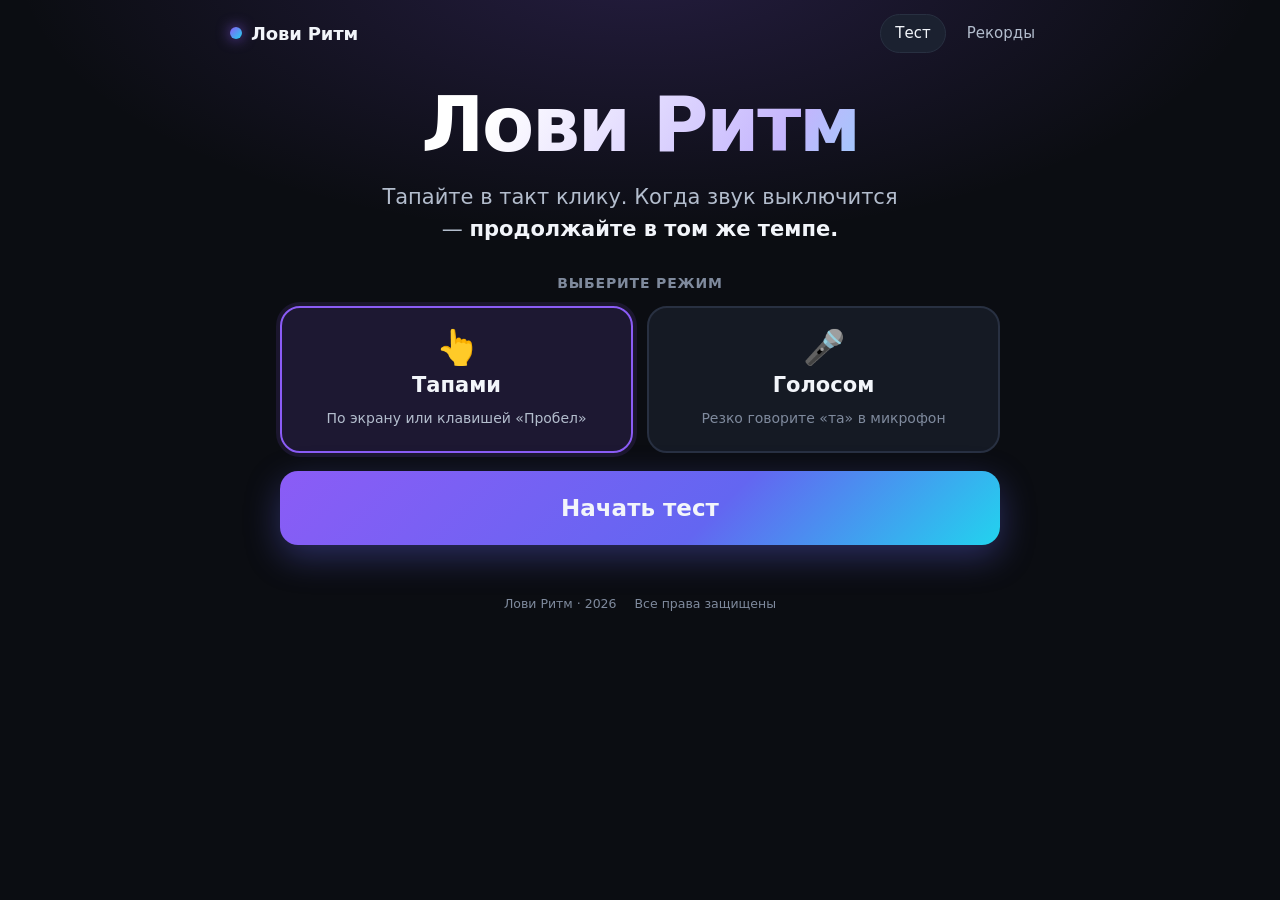
<file: index.html>
<!DOCTYPE html>
<html lang="ru">
<head>
  <meta charset="utf-8">
  <meta name="viewport" content="width=device-width, initial-scale=1, viewport-fit=cover">
  <title>Лови Ритм — проверь чувство ритма</title>
  <meta name="description" content="20 секунд: тапай или говори «та» в такт клику, а когда звук выключится — держи темп сам. Честная шкала до 1000 баллов.">
  <meta name="theme-color" content="#0b0d12">
  <meta name="apple-mobile-web-app-capable" content="yes">
  <meta name="apple-mobile-web-app-status-bar-style" content="black-translucent">
  <link rel="icon" href="/static/img/favicon.svg?v=8" type="image/svg+xml">
  <link rel="manifest" href="/manifest.json">
  <link rel="stylesheet" href="/static/css/app.css?v=5">
  
</head>
<body data-page="test">
  <header class="topbar">
    <a class="brand" href="/" aria-label="Лови Ритм">
      <span class="brand__dot" aria-hidden="true"></span>Лови Ритм
    </a>
    <nav class="topnav" aria-label="Разделы">
      <a class="nav-link is-active" href="/" aria-current="page">Тест</a>
        <a class="nav-link" href="/records.html">Рекорды</a>
    </nav>
  </header>

  <main id="main"><div class="wrap">

  <!-- ======================= СТАРТ ======================= -->
  <section id="screenStart" class="screen">
    <h1 class="hero">Лови Ритм</h1>
    <p class="lead">
      Тапайте в такт клику. Когда звук выключится —
      <b>продолжайте в том же темпе.</b>
    </p>

    <p class="step">Выберите режим</p>
    <div class="modes" role="group" aria-label="Способ ввода">
      <button type="button" id="modeTap" class="mode is-on" aria-pressed="true">
        <span class="mode__emoji" aria-hidden="true">👆</span>
        <span class="mode__name">Тапами</span>
        <span class="mode__desc">По экрану или клавишей «Пробел»</span>
      </button>
      <button type="button" id="modeVoice" class="mode" aria-pressed="false">
        <span class="mode__emoji" aria-hidden="true">🎤</span>
        <span class="mode__name">Голосом</span>
        <span class="mode__desc">Резко говорите «та» в микрофон</span>
      </button>
    </div>

    <button type="button" id="btnStart" class="btn btn--big">Начать тест</button>
    <p id="micStatus" class="notice" hidden></p>
  </section>

  <!-- ====================== РЕЗУЛЬТАТ ===================== -->
  <section id="screenResults" class="screen" hidden>
    <p class="pill">Тест пройден</p>

    <div class="score">
      <span id="finalScore" class="score__num">0</span>
      <span class="score__max">из 1000</span>
    </div>
    <h2 id="finalRank" class="rank"></h2>
    <p id="finalNote" class="lead lead--small"></p>

    <div class="stats">
      <div class="stat"><b id="statAbs">—</b><span>средняя ошибка</span></div>
      <div class="stat"><b id="statSpread">—</b><span>разброс</span></div>
      <div class="stat"><b id="statBias">—</b><span>спешите / тянете</span></div>
      <div class="stat"><b id="statTaps">—</b><span>зачётных ударов</span></div>
    </div>

    <form id="saveForm" class="save">
      <input id="nameInput" type="text" maxlength="20" placeholder="Ваше имя"
             autocomplete="off" aria-label="Ваше имя">
      <button id="btnSave" class="btn btn--big" type="submit">Сохранить в рекорды</button>
    </form>
    <p id="saveMsg" class="notice"></p>

    <div class="actions">
      <button type="button" id="btnAgain" class="btn btn--ghost">Пройти ещё раз</button>
      <a class="btn btn--ghost" href="/records.html">Таблица рекордов</a>
    </div>

    <details class="details">
      <summary>Подробно по ударам</summary>
      <div id="beatCells" class="cells"></div>
      <div id="chart" class="chart"></div>
    </details>
  </section>
</div>

<!-- ============ ТЕСТ: тап работает по всему экрану ============ -->
<section id="screenTest" class="stage-wrap" hidden>
  <div id="stage" class="stage" role="button" tabindex="0" aria-label="Тапайте в ритм">
    <p id="stageKicker" class="stage__kicker"></p>
    <p id="stageMain" class="stage__main"></p>
    <p id="stageSub" class="stage__sub"></p>
  </div>
  <button type="button" id="btnStop" class="stage__stop">Завершить</button>
</section>
</main>

  <footer class="foot">
    <span>Лови Ритм · 2026</span>
    <span>Все права защищены</span>
  </footer>

  <script src="/static/js/site.js?v=8" defer></script>
  <script src="/static/js/voice-gate.js?v=4" defer></script><script src="/static/js/mic.js?v=3" defer></script><script src="/static/js/test.js?v=28" defer></script>
</body>
</html>
</file>
<file: static/css/app.css>
/* ============================================================
   Лови Ритм — единый стиль (тест + рекорды)
   Тёмная тема, крупная типографика, mobile-first.
   ============================================================ */

:root {
  --bg: #0b0d12;
  --card: #151a24;
  --card-2: #1b2130;
  --line: #283041;
  --text: #f2f5fa;
  --dim: #b3bdcd;
  --muted: #7f8a9d;
  --accent: #8b5cf6;
  --accent-2: #22d3ee;
  --mint: #4ade80;
  --warn: #fbbf24;
  --bad: #fb7185;
  --radius: 20px;
}

* { box-sizing: border-box; }

[hidden] { display: none !important; }

html { -webkit-text-size-adjust: 100%; }

body {
  margin: 0;
  min-height: 100dvh;
  overflow-x: hidden;
  font-family: system-ui, -apple-system, "Segoe UI", Roboto, "Helvetica Neue", Arial, sans-serif;
  color: var(--text);
  background:
    radial-gradient(70% 45% at 50% -5%, rgba(139, 92, 246, 0.20), transparent 70%),
    var(--bg);
  line-height: 1.5;
}

body.is-testing { overflow: hidden; }

a { color: inherit; }

button, input { font: inherit; }

/* --------------------------- Шапка --------------------------- */

.topbar {
  display: flex;
  flex-wrap: wrap;
  align-items: center;
  justify-content: space-between;
  gap: 8px 12px;
  padding: 14px max(20px, env(safe-area-inset-right, 0px)) 14px max(20px, env(safe-area-inset-left, 0px));
  max-width: 860px;
  margin: 0 auto;
}

.brand {
  display: inline-flex;
  align-items: center;
  gap: 9px;
  font-weight: 800;
  font-size: 18px;
  letter-spacing: -0.01em;
  text-decoration: none;
}

.brand__dot {
  width: 12px;
  height: 12px;
  border-radius: 50%;
  background: linear-gradient(135deg, var(--accent), var(--accent-2));
  box-shadow: 0 0 14px rgba(139, 92, 246, 0.8);
}

.topnav { display: flex; flex-wrap: wrap; gap: 6px; }

.topnav .nav-link {
  text-decoration: none;
  color: var(--dim);
  font-size: 15px;
  padding: 7px 14px;
  border-radius: 999px;
  border: 1px solid transparent;
}

.topnav .nav-link:hover { color: var(--text); }

.topnav .nav-link.is-active {
  color: var(--text);
  background: var(--card-2);
  border-color: var(--line);
}

/* -------------------------- Каркас --------------------------- */

.wrap {
  max-width: 760px;
  margin: 0 auto;
  padding: 18px max(20px, env(safe-area-inset-right, 0px)) 40px max(20px, env(safe-area-inset-left, 0px));
}

.screen { display: flex; flex-direction: column; gap: 18px; }

.pill {
  align-self: center;
  margin: 6px 0 0;
  font-size: 13px;
  color: var(--dim);
  background: var(--card);
  border: 1px solid var(--line);
  padding: 6px 14px;
  border-radius: 999px;
}

.hero {
  margin: 0;
  text-align: center;
  font-size: clamp(44px, 9vw, 76px);
  font-weight: 850;
  letter-spacing: -0.03em;
  line-height: 1.05;
  max-width: 100%;
  overflow-wrap: anywhere;
  background: linear-gradient(120deg, #ffffff 30%, #c4b5fd 70%, #67e8f9);
  -webkit-background-clip: text;
  background-clip: text;
  color: transparent;
}

.hero--small { font-size: clamp(32px, 6vw, 48px); }

.lead {
  margin: 0 auto;
  max-width: 40ch;
  text-align: center;
  font-size: clamp(17px, 2.6vw, 21px);
  color: var(--dim);
}

.lead b { color: var(--text); }

.lead--small { font-size: 16px; }

.step {
  margin: 10px 0 -6px;
  font-size: 14px;
  font-weight: 600;
  letter-spacing: 0.06em;
  text-transform: uppercase;
  color: var(--muted);
  text-align: center;
}

.hint {
  margin: 4px auto 0;
  max-width: 46ch;
  text-align: center;
  font-size: 14px;
  color: var(--muted);
}

.hint b { color: var(--dim); }

/* --------------------------- Кнопки -------------------------- */

.btn {
  display: inline-flex;
  align-items: center;
  justify-content: center;
  gap: 8px;
  border: 1px solid var(--line);
  border-radius: 16px;
  background: var(--card-2);
  color: var(--text);
  padding: 14px 22px;
  font-size: 17px;
  font-weight: 650;
  text-decoration: none;
  cursor: pointer;
  transition: transform 0.08s ease, filter 0.15s ease, background 0.15s ease;
  -webkit-tap-highlight-color: transparent;
}

.btn:hover { filter: brightness(1.12); }
.btn:active { transform: scale(0.98); }
.btn:disabled { opacity: 0.55; cursor: default; }

.btn--big {
  width: 100%;
  padding: 20px 26px;
  font-size: clamp(19px, 3vw, 23px);
  border: none;
  border-radius: 18px;
  background: linear-gradient(135deg, var(--accent), #6366f1 60%, var(--accent-2));
  box-shadow: 0 12px 34px rgba(99, 102, 241, 0.35);
}

.btn--ghost { background: transparent; }

.actions {
  display: flex;
  flex-wrap: wrap;
  gap: 12px;
  justify-content: center;
  margin-top: 6px;
}

.actions .btn { flex: 1 1 200px; }

/* ----------------------- Выбор режима ------------------------ */

.modes {
  display: grid;
  grid-template-columns: repeat(auto-fit, minmax(230px, 1fr));
  gap: 14px;
}

.mode {
  display: flex;
  flex-direction: column;
  align-items: center;
  gap: 6px;
  padding: 22px 18px;
  border-radius: var(--radius);
  border: 2px solid var(--line);
  background: var(--card);
  color: var(--text);
  cursor: pointer;
  text-align: center;
  transition: border-color 0.15s ease, background 0.15s ease, transform 0.08s ease;
  -webkit-tap-highlight-color: transparent;
}

.mode:active { transform: scale(0.98); }

.mode__emoji { font-size: 34px; line-height: 1; }
.mode__name { font-size: 21px; font-weight: 750; }
.mode__desc { font-size: 14px; color: var(--muted); }

.mode.is-on {
  border-color: var(--accent);
  background: rgba(139, 92, 246, 0.14);
  box-shadow: 0 0 0 4px rgba(139, 92, 246, 0.12);
}

.mode.is-on .mode__desc { color: var(--dim); }

.notice {
  margin: 0;
  text-align: center;
  font-size: 15px;
  color: var(--dim);
  min-height: 1.2em;
}

.notice.is-error { color: var(--bad); }

/* --------------------- Экран теста (тап) --------------------- */

.stage-wrap {
  position: fixed;
  inset: 0;
  z-index: 60;
  display: flex;
  flex-direction: column;
}

.stage {
  position: relative;
  overflow: hidden;
  flex: 1;
  display: flex;
  flex-direction: column;
  align-items: center;
  justify-content: center;
  gap: 20px;
  padding: 40px max(22px, env(safe-area-inset-right, 0px)) 110px max(22px, env(safe-area-inset-left, 0px));
  text-align: center;
  cursor: pointer;
  user-select: none;
  -webkit-user-select: none;
  -webkit-tap-highlight-color: transparent;
  touch-action: manipulation;
  background: radial-gradient(65% 50% at 50% 42%, rgba(139, 92, 246, 0.22), transparent 72%), var(--bg);
  outline: none;
}

.stage__kicker {
  margin: 0;
  max-width: 100%;
  font-size: clamp(12px, 2.4vw, 19px);
  font-weight: 700;
  letter-spacing: 0.14em;
  text-transform: uppercase;
  color: var(--dim);
  overflow-wrap: anywhere;
}

.stage__main {
  margin: 0;
  font-size: clamp(36px, 9.5vw, 96px);
  font-weight: 850;
  letter-spacing: -0.02em;
  line-height: 1.08;
  max-width: min(16ch, 100%);
  overflow-wrap: anywhere;
}

.stage__main.is-count {
  font-size: clamp(110px, 30vw, 240px);
  font-variant-numeric: tabular-nums;
  background: linear-gradient(120deg, #ffffff, #c4b5fd);
  -webkit-background-clip: text;
  background-clip: text;
  color: transparent;
}

.stage__sub {
  margin: 0;
  font-size: clamp(19px, 3.6vw, 30px);
  font-weight: 500;
  color: var(--dim);
  max-width: min(24ch, 100%);
  overflow-wrap: anywhere;
}

/* Без музыки: другой цвет — сразу видно, что что-то изменилось. */
.stage.is-silent {
  background: radial-gradient(65% 50% at 50% 42%, rgba(251, 191, 36, 0.16), transparent 72%), var(--bg);
}

.stage.is-silent .stage__kicker { color: var(--warn); }

/* Первые секунды тишины: максимально заметное «Продолжайте!». */
.stage.is-alert {
  background: radial-gradient(75% 60% at 50% 45%, rgba(251, 191, 36, 0.32), transparent 75%), var(--bg);
}

.stage.is-alert .stage__main {
  color: var(--warn);
  font-size: clamp(30px, 11vw, 120px);
  animation: alertPulse 0.9s ease-in-out infinite;
}

.stage.is-alert .stage__sub { color: var(--text); }

@keyframes alertPulse {
  0%, 100% { transform: scale(1); }
  50% { transform: scale(1.05); }
}

.tap-ripple {
  position: absolute;
  left: 50%;
  top: 50%;
  width: 200px;
  height: 200px;
  margin: -100px 0 0 -100px;
  border: 3px solid rgba(255, 255, 255, 0.75);
  border-radius: 50%;
  pointer-events: none;
  animation: ripple 0.45s ease-out forwards;
}

@keyframes ripple {
  from { transform: scale(0.55); opacity: 0.85; }
  to { transform: scale(1.5); opacity: 0; }
}

.stage__stop {
  position: absolute;
  left: 50%;
  bottom: calc(18px + env(safe-area-inset-bottom, 0px));
  transform: translateX(-50%);
  padding: 10px 22px;
  font-size: 15px;
  color: var(--muted);
  background: rgba(21, 26, 36, 0.85);
  border: 1px solid var(--line);
  border-radius: 999px;
  cursor: pointer;
  -webkit-tap-highlight-color: transparent;
}

.stage__stop:hover { color: var(--text); }

/* -------------------------- Результат ------------------------ */

.score {
  display: flex;
  flex-direction: column;
  align-items: center;
  gap: 2px;
}

.score__num {
  font-size: clamp(84px, 20vw, 150px);
  font-weight: 850;
  line-height: 1;
  font-variant-numeric: tabular-nums;
  letter-spacing: -0.03em;
  background: linear-gradient(120deg, #ffffff 25%, #c4b5fd 65%, #67e8f9);
  -webkit-background-clip: text;
  background-clip: text;
  color: transparent;
}

.score__max { color: var(--muted); font-size: 17px; }

.rank {
  margin: 0;
  text-align: center;
  font-size: clamp(24px, 4.4vw, 34px);
  font-weight: 750;
  letter-spacing: -0.01em;
  max-width: 100%;
  overflow-wrap: anywhere;
}

.stats {
  display: grid;
  grid-template-columns: repeat(auto-fit, minmax(150px, 1fr));
  gap: 12px;
  margin-top: 8px;
}

.stat {
  display: flex;
  flex-direction: column;
  align-items: center;
  gap: 2px;
  padding: 16px 12px;
  background: var(--card);
  border: 1px solid var(--line);
  border-radius: 16px;
  text-align: center;
}

.stat b { font-size: 24px; font-variant-numeric: tabular-nums; }
.stat span { font-size: 13px; color: var(--muted); }

.save {
  display: flex;
  flex-wrap: wrap;
  gap: 12px;
  margin-top: 14px;
}

.save input {
  flex: 1 1 200px;
  min-width: 0;
  padding: 16px 18px;
  font-size: 17px;
  color: var(--text);
  background: var(--card);
  border: 1px solid var(--line);
  border-radius: 16px;
  outline: none;
}

.save input:focus { border-color: var(--accent); }

.save .btn { flex: 1 1 240px; }

.details {
  margin-top: 16px;
  background: var(--card);
  border: 1px solid var(--line);
  border-radius: var(--radius);
  padding: 16px 18px;
}

.details summary {
  cursor: pointer;
  font-weight: 650;
  color: var(--dim);
}

.cells {
  display: flex;
  flex-wrap: wrap;
  gap: 5px;
  margin: 16px 0;
}

.cells i {
  width: 16px;
  height: 26px;
  border-radius: 5px;
  background: #333c4e;
}

.cells i.good { background: var(--mint); }
.cells i.ok { background: var(--warn); }
.cells i.bad { background: var(--bad); }

.chart svg { width: 100%; height: auto; display: block; }

/* --------------------------- Рекорды ------------------------- */

.table-card {
  margin-top: 10px;
  max-width: 100%;
  background: var(--card);
  border: 1px solid var(--line);
  border-radius: var(--radius);
  overflow-x: auto;
  -webkit-overflow-scrolling: touch;
}

.table {
  width: 100%;
  border-collapse: collapse;
  font-size: 15px;
  min-width: 560px;
}

.table th, .table td {
  padding: 13px 14px;
  text-align: left;
  border-bottom: 1px solid var(--line);
  white-space: nowrap;
}

.table th {
  font-size: 12px;
  letter-spacing: 0.08em;
  text-transform: uppercase;
  color: var(--muted);
}

.table tr:last-child td { border-bottom: none; }
.table td.num, .table th.num { text-align: right; }
.table td b { font-variant-numeric: tabular-nums; }

.table tbody tr:first-child td:first-child { color: var(--warn); font-weight: 700; }

/* --------------------- Карточка игрока ----------------------- */

.tag {
  display: inline-block;
  padding: 3px 10px;
  border-radius: 999px;
  font-size: 12px;
  font-weight: 600;
  white-space: nowrap;
  color: var(--dim);
  background: var(--card-2);
  border: 1px solid var(--line);
}

.tag--voice {
  color: #c4b5fd;
  border-color: rgba(139, 92, 246, 0.5);
  background: rgba(139, 92, 246, 0.14);
}

.tag--tap {
  color: #67e8f9;
  border-color: rgba(34, 211, 238, 0.4);
  background: rgba(34, 211, 238, 0.1);
}

#pmMode { align-self: center; }

.player-link {
  background: none;
  border: none;
  padding: 0;
  font: inherit;
  font-weight: 600;
  color: var(--text);
  cursor: pointer;
  text-decoration: underline;
  text-decoration-color: rgba(139, 92, 246, 0.55);
  text-underline-offset: 3px;
  -webkit-tap-highlight-color: transparent;
}

.player-link:hover { color: #c4b5fd; }

.modal {
  position: fixed;
  inset: 0;
  z-index: 80;
  display: flex;
  align-items: center;
  justify-content: center;
  padding: 20px max(20px, env(safe-area-inset-right, 0px)) 20px max(20px, env(safe-area-inset-left, 0px));
}

.modal__backdrop {
  position: absolute;
  inset: 0;
  background: rgba(5, 7, 11, 0.72);
  backdrop-filter: blur(4px);
}

.modal__card {
  position: relative;
  width: 100%;
  max-width: 520px;
  max-height: 90dvh;
  overflow: auto;
  display: flex;
  flex-direction: column;
  gap: 14px;
  padding: 24px 22px;
  background: var(--card);
  border: 1px solid var(--line);
  border-radius: 24px;
  box-shadow: 0 30px 80px rgba(0, 0, 0, 0.55);
}

.modal__close {
  position: absolute;
  top: 10px;
  right: 12px;
  width: 36px;
  height: 36px;
  border-radius: 50%;
  border: 1px solid var(--line);
  background: transparent;
  color: var(--dim);
  font-size: 22px;
  line-height: 1;
  cursor: pointer;
}

.modal__close:hover { color: var(--text); }

.modal__name {
  margin: 0;
  text-align: center;
  font-size: 26px;
  font-weight: 750;
  overflow-wrap: anywhere;
}

.score--modal .score__num { font-size: clamp(56px, 12vw, 88px); }

/* ---------------------------- Футер -------------------------- */

.foot {
  display: flex;
  flex-wrap: wrap;
  gap: 6px 18px;
  justify-content: center;
  padding: 10px max(20px, env(safe-area-inset-right, 0px)) 26px max(20px, env(safe-area-inset-left, 0px));
  font-size: 12.5px;
  color: var(--muted);
  text-align: center;
}

/* -------------------------- Адаптив -------------------------- */

@media (max-width: 420px) {
  .topbar {
    padding-top: 12px;
    padding-bottom: 12px;
    padding-left: max(14px, env(safe-area-inset-left, 0px));
    padding-right: max(14px, env(safe-area-inset-right, 0px));
  }
  .wrap {
    padding-top: 12px;
    padding-bottom: 32px;
    padding-left: max(14px, env(safe-area-inset-left, 0px));
    padding-right: max(14px, env(safe-area-inset-right, 0px));
  }
  .foot {
    padding-left: max(14px, env(safe-area-inset-left, 0px));
    padding-right: max(14px, env(safe-area-inset-right, 0px));
  }
  .stat b { font-size: 21px; }
}

@media (prefers-reduced-motion: reduce) {
  *, *::before, *::after {
    animation-duration: 0.001s !important;
    animation-iteration-count: 1 !important;
    transition: none !important;
  }
}
</file>
